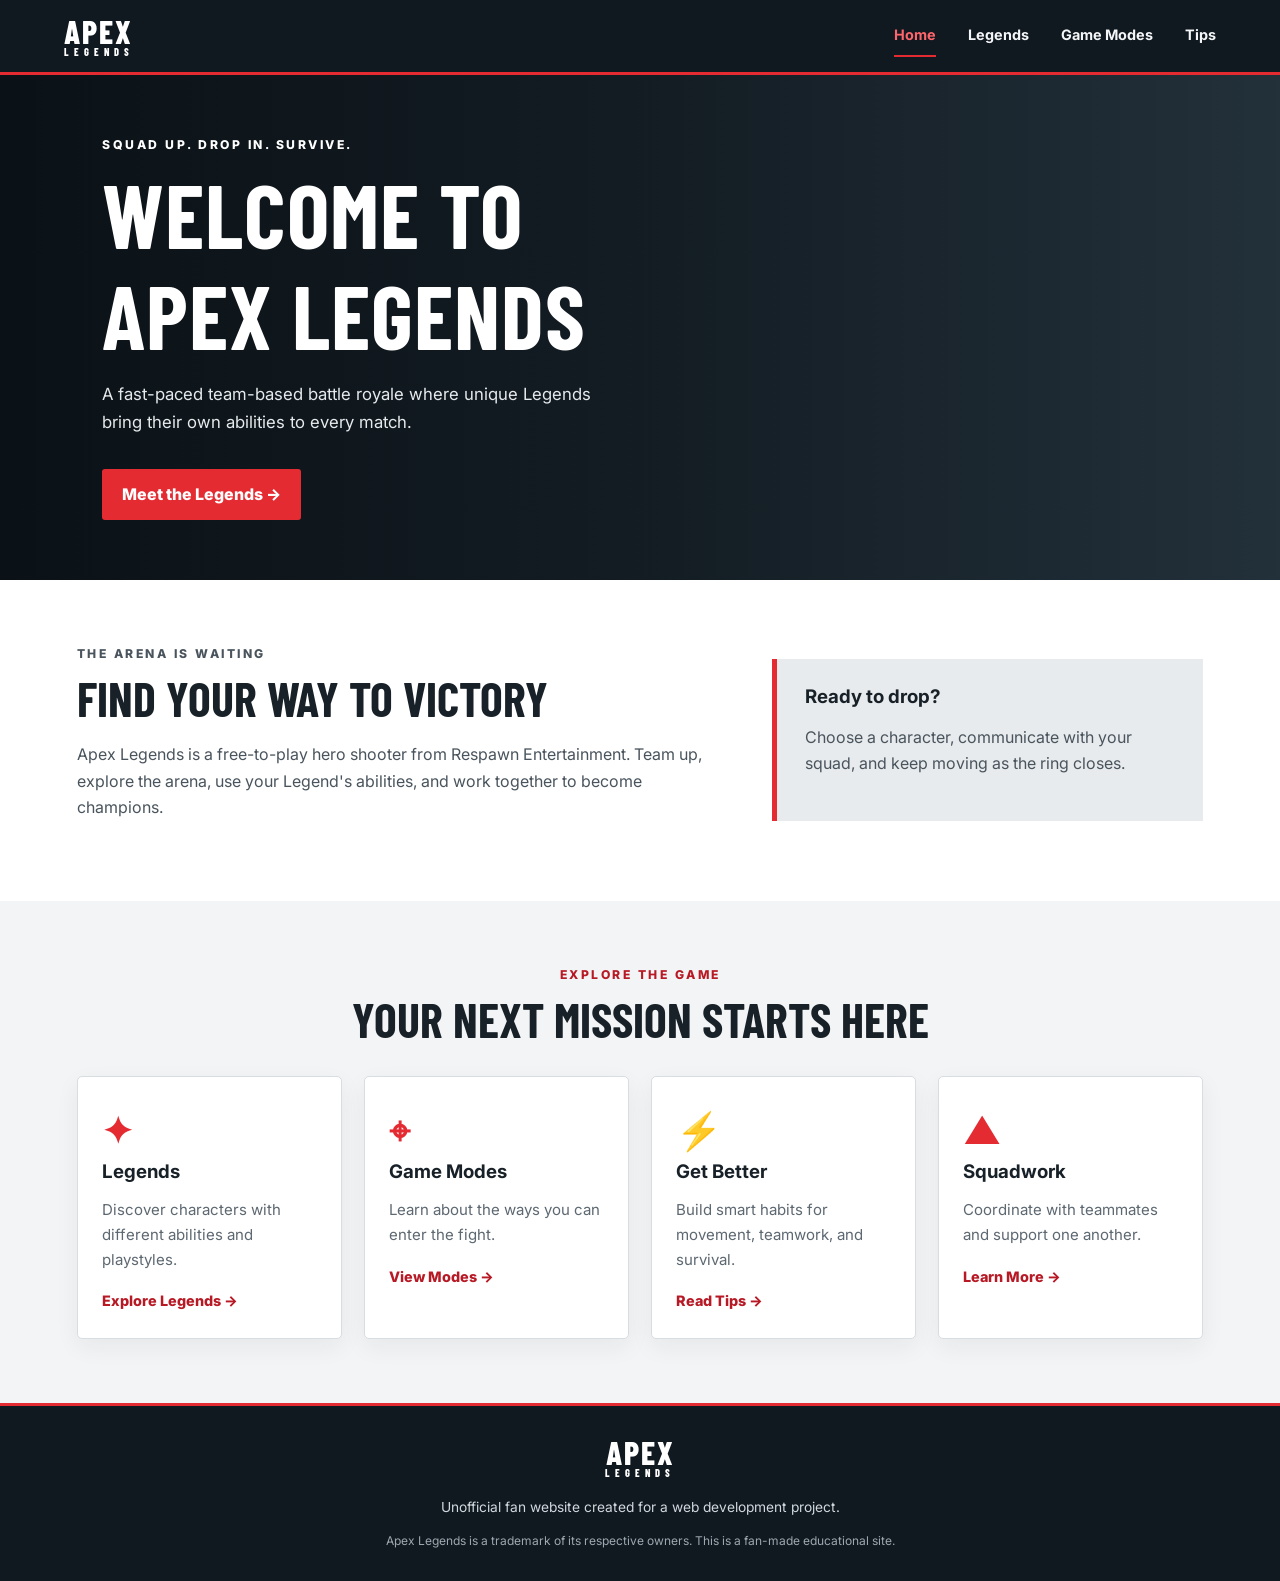
<file: index.html>
<!DOCTYPE html>
<html lang="en">
<head>
  <meta charset="UTF-8">
  <meta name="viewport" content="width=device-width, initial-scale=1.0">
  <title>Apex Legends Fan Site | Home</title>
  <link rel="stylesheet" href="styles.css">
</head>
<body>
  <header class="site-header">
    <a class="logo" href="index.html">APEX <span>LEGENDS</span></a>
    <nav aria-label="Main navigation">
      <a class="active" href="index.html">Home</a>
      <a href="legends.html">Legends</a>
      <a href="modes.html">Game Modes</a>
      <a href="tips.html">Tips</a>
    </nav>
  </header>

  <main>
    <section class="hero home-hero">
      <div class="hero-content">
        <p class="eyebrow">SQUAD UP. DROP IN. SURVIVE.</p>
        <h1>WELCOME TO<br>APEX LEGENDS</h1>
        <p>A fast-paced team-based battle royale where unique Legends bring their own abilities to every match.</p>
        <a class="button" href="legends.html">Meet the Legends <span aria-hidden="true">→</span></a>
      </div>
    </section>

    <section class="intro section">
      <div>
        <p class="eyebrow red-text">THE ARENA IS WAITING</p>
        <h2>Find your way to victory</h2>
        <p>Apex Legends is a free-to-play hero shooter from Respawn Entertainment. Team up, explore the arena, use your Legend's abilities, and work together to become champions.</p>
      </div>
      <div class="intro-panel">
        <h3>Ready to drop?</h3>
        <p>Choose a character, communicate with your squad, and keep moving as the ring closes.</p>
      </div>
    </section>

    <section class="section">
      <div class="section-heading">
        <p class="eyebrow red-text">EXPLORE THE GAME</p>
        <h2>Your next mission starts here</h2>
      </div>
      <div class="card-grid four">
        <article class="feature-card"><div class="feature-icon">✦</div><h3>Legends</h3><p>Discover characters with different abilities and playstyles.</p><a href="legends.html">Explore Legends →</a></article>
        <article class="feature-card"><div class="feature-icon">⌖</div><h3>Game Modes</h3><p>Learn about the ways you can enter the fight.</p><a href="modes.html">View Modes →</a></article>
        <article class="feature-card"><div class="feature-icon">⚡</div><h3>Get Better</h3><p>Build smart habits for movement, teamwork, and survival.</p><a href="tips.html">Read Tips →</a></article>
        <article class="feature-card"><div class="feature-icon">▲</div><h3>Squadwork</h3><p>Coordinate with teammates and support one another.</p><a href="tips.html">Learn More →</a></article>
      </div>
    </section>
  </main>

  <footer class="site-footer">
    <a class="logo" href="index.html">APEX <span>LEGENDS</span></a>
    <p>Unofficial fan website created for a web development project.</p>
    <p class="copyright">Apex Legends is a trademark of its respective owners. This is a fan-made educational site.</p>
  </footer>
</body>
</html>
</file>
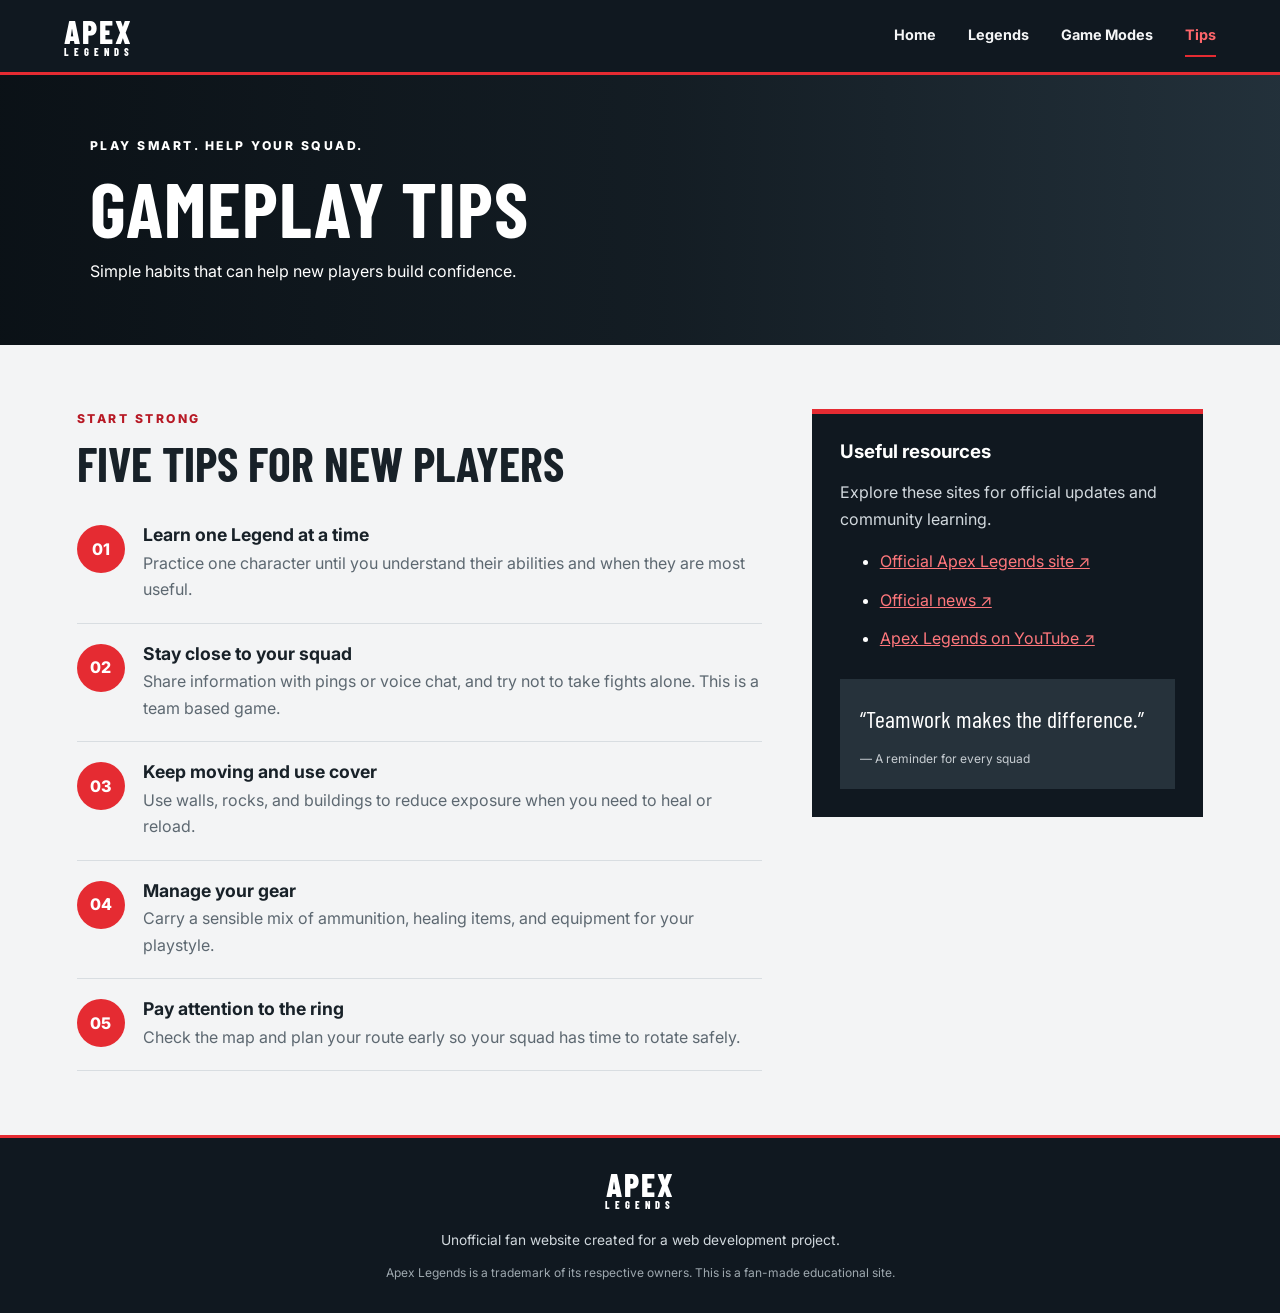
<file: tips.html>
<!DOCTYPE html>
<html lang="en">
<head>
  <meta charset="UTF-8">
  <meta name="viewport" content="width=device-width, initial-scale=1.0">
  <title>Apex Legends Fan Site | Tips</title>
  <link rel="stylesheet" href="styles.css">
</head>
<body>
  <header class="site-header">
    <a class="logo" href="index.html">APEX <span>LEGENDS</span></a>
    <nav aria-label="Main navigation">
      <a href="index.html">Home</a>
      <a href="legends.html">Legends</a>
      <a href="modes.html">Game Modes</a>
      <a class="active" href="tips.html">Tips</a>
    </nav>
  </header>
  <main>
    <section class="page-banner tips-banner">
      <p class="eyebrow">PLAY SMART. HELP YOUR SQUAD.</p>
      <h1>GAMEPLAY TIPS</h1>
      <p>Simple habits that can help new players build confidence.</p>
    </section>
    <section class="section tips-layout">
      <div>
        <p class="eyebrow red-text">START STRONG</p>
        <h2>Five tips for new players</h2>
        <article class="tip"><span>01</span><div><h3>Learn one Legend at a time</h3><p>Practice one character until you understand their abilities and when they are most useful.</p></div></article>
        <article class="tip"><span>02</span><div><h3>Stay close to your squad</h3><p>Share information with pings or voice chat, and try not to take fights alone. This is a team based game.</p></div></article>
        <article class="tip"><span>03</span><div><h3>Keep moving and use cover</h3><p>Use walls, rocks, and buildings to reduce exposure when you need to heal or reload.</p></div></article>
        <article class="tip"><span>04</span><div><h3>Manage your gear</h3><p>Carry a sensible mix of ammunition, healing items, and equipment for your playstyle.</p></div></article>
        <article class="tip"><span>05</span><div><h3>Pay attention to the ring</h3><p>Check the map and plan your route early so your squad has time to rotate safely.</p></div></article>
      </div>
      <aside class="resource-panel">
        <h3>Useful resources</h3>
        <p>Explore these sites for official updates and community learning.</p>
        <ul>
          <li><a href="https://www.ea.com/games/apex-legends" target="_blank" rel="noopener noreferrer">Official Apex Legends site ↗</a></li>
          <li><a href="https://www.ea.com/games/apex-legends/news" target="_blank" rel="noopener noreferrer">Official news ↗</a></li>
          <li><a href="https://www.youtube.com/@PlayApex" target="_blank" rel="noopener noreferrer">Apex Legends on YouTube ↗</a></li>
        </ul>
        <div class="quote">“Teamwork makes the difference.”<small>— A reminder for every squad</small></div>
      </aside>
    </section>
  </main>
  <footer class="site-footer"><a class="logo" href="index.html">APEX <span>LEGENDS</span></a><p>Unofficial fan website created for a web development project.</p><p class="copyright">Apex Legends is a trademark of its respective owners. This is a fan-made educational site.</p></footer>
</body>
</html>
</file>
<file: styles.css>
@import url('https://fonts.googleapis.com/css2?family=Barlow+Condensed:wght@500;600;700;800&family=Inter:wght@400;500;600;700&display=swap');

:root {
  --ink: #182128;
  --night: #101820;
  --panel: #202a33;
  --red: #e52b32;
  --red-dark: #b71925;
  --paper: #f3f4f5;
  --muted: #5d6871;
  --line: #d8dde1;
}

* { box-sizing: border-box; }
html { scroll-behavior: smooth; }
body {
  margin: 0;
  background: var(--paper);
  color: var(--ink);
  font-family: 'Inter', Arial, sans-serif;
  line-height: 1.65;
}
a { color: var(--red-dark); }
a:focus-visible { outline: 3px solid #ffb22e; outline-offset: 4px; }
.site-header {
  display: flex;
  align-items: center;
  justify-content: space-between;
  gap: 24px;
  padding: 15px clamp(20px, 5vw, 72px);
  background: var(--night);
  color: white;
  border-bottom: 3px solid var(--red);
}
.logo {
  color: white;
  font-family: 'Barlow Condensed', Impact, sans-serif;
  font-size: 2rem;
  font-weight: 800;
  letter-spacing: 2px;
  line-height: 1;
  text-decoration: none;
}
.logo span { display: block; font-size: .65rem; letter-spacing: 5px; }
nav { display: flex; flex-wrap: wrap; gap: clamp(12px, 2.5vw, 32px); }
nav a {
  padding: 8px 0;
  color: #f5f6f7;
  font-size: .9rem;
  font-weight: 700;
  text-decoration: none;
  border-bottom: 2px solid transparent;
}
nav a:hover, nav a.active { color: #ff666b; border-bottom-color: var(--red); }
.hero, .page-banner {
  position: relative;
  isolation: isolate;
  overflow: hidden;
  color: white;
  background-color: #293944;
  background-size: cover;
  background-position: center;
}
.hero::before, .page-banner::before {
  content: '';
  position: absolute;
  z-index: -1;
  inset: 0;
  background: linear-gradient(90deg, rgba(9, 15, 20, .94), rgba(9, 15, 20, .67) 52%, rgba(9, 15, 20, .2));
}
.home-hero {
  min-height: 440px;
  display: flex;
  align-items: center;
  padding: 60px clamp(24px, 8vw, 120px);
  background-image: url('https://images.unsplash.com/photo-1519608487953-e999c86e7455?auto=format&fit=crop&w=1800&q=85');
}
.hero-content { max-width: 640px; }
.eyebrow { margin: 0 0 8px; font-size: .76rem; font-weight: 800; letter-spacing: 2.5px; }
.red-text { color: var(--red-dark); }
h1, h2, h3 { line-height: 1.12; margin-top: 0; }
h1, h2, .page-banner h1 { font-family: 'Barlow Condensed', Impact, sans-serif; text-transform: uppercase; }
h1 { margin-bottom: 12px; font-size: clamp(3rem, 7vw, 5.7rem); letter-spacing: 1px; }
h2 { margin-bottom: 14px; font-size: clamp(2rem, 4vw, 3rem); }
h3 { margin-bottom: 8px; }
.hero-content > p:not(.eyebrow) { max-width: 510px; color: #e6eaed; font-size: 1.05rem; }
.button {
  display: inline-block;
  margin-top: 16px;
  padding: 12px 20px;
  border-radius: 3px;
  background: var(--red);
  color: white;
  font-weight: 800;
  text-decoration: none;
  transition: background .2s, transform .2s;
}
.button:hover { background: var(--red-dark); transform: translateY(-2px); }
.section { padding: 64px clamp(22px, 6vw, 88px); }
.intro { display: grid; grid-template-columns: 1.5fr 1fr; gap: 48px; align-items: center; background: white; }
.intro p { color: #49545d; }
.intro-panel { padding: 28px; background: #e8ebed; border-left: 5px solid var(--red); }
.section-heading { max-width: 720px; margin: 0 auto 30px; text-align: center; }
.section-heading > p:last-child { color: var(--muted); }
.card-grid { display: grid; grid-template-columns: repeat(3, minmax(0, 1fr)); gap: 22px; }
.card-grid.four { grid-template-columns: repeat(4, minmax(0, 1fr)); }
.feature-card, .legend-card, .mode-card {
  overflow: hidden;
  background: white;
  border: 1px solid var(--line);
  border-radius: 5px;
  box-shadow: 0 8px 24px rgba(19, 31, 40, .06);
}
.feature-card { padding: 24px; }
.feature-icon { color: var(--red); font-size: 2.3rem; font-weight: 800; }
.feature-card p, .card-body p { color: var(--muted); font-size: .94rem; }
.feature-card a { font-size: .9rem; font-weight: 800; text-decoration: none; }
.feature-card a:hover { text-decoration: underline; }
.page-banner { min-height: 270px; display: flex; flex-direction: column; justify-content: center; padding: 45px clamp(22px, 7vw, 100px); }
.page-banner h1 { margin: 0 0 8px; font-size: clamp(3rem, 6vw, 5rem); }
.page-banner p:last-child { margin: 0; }
.legends-banner { background-image: url('https://images.unsplash.com/photo-1511512578047-dfb367046420?auto=format&fit=crop&w=1800&q=85'); }
.modes-banner { background-image: url('https://images.unsplash.com/photo-1509198397868-475647b2a1e5?auto=format&fit=crop&w=1800&q=85'); }
.tips-banner { background-image: url('https://images.unsplash.com/photo-1542751371-adc38448a05e?auto=format&fit=crop&w=1800&q=85'); }
.legend-card img, .mode-card img { display: block; width: 100%; height: 190px; object-fit: cover; background: #293944; }
.card-body { padding: 20px; }
.card-body h3, .mode-card h3 { margin-bottom: 4px; font-size: 1.35rem; }
.tag { margin: 0 0 12px; color: var(--red-dark) !important; font-size: .78rem !important; font-weight: 800; text-transform: uppercase; letter-spacing: 1px; }
.mode-list { display: grid; gap: 24px; }
.mode-card { display: grid; grid-template-columns: minmax(240px, .9fr) 1.2fr; }
.mode-card img { height: 100%; min-height: 240px; }
.mode-card > div { padding: 26px; }
.mode-card p, .mode-card li { color: var(--muted); }
.note { margin: 28px 0 0; color: var(--muted); font-size: .9rem; }
.tips-layout { display: grid; grid-template-columns: 1.4fr .8fr; gap: 50px; }
.tip { display: flex; gap: 18px; padding: 20px 0; border-bottom: 1px solid var(--line); }
.tip > span { display: grid; flex: 0 0 48px; width: 48px; height: 48px; place-items: center; background: var(--red); color: white; font-weight: 800; border-radius: 50%; }
.tip h3 { margin: 0 0 5px; font-size: 1.1rem; }
.tip p { margin: 0; color: var(--muted); }
.resource-panel { align-self: start; padding: 28px; background: var(--night); color: white; border-top: 5px solid var(--red); }
.resource-panel p { color: #d2d9de; }
.resource-panel li { margin: 12px 0; }
.resource-panel a { color: #ff777c; }
.quote { margin-top: 28px; padding: 20px; background: #26323b; color: #fff; font-family: 'Barlow Condensed', sans-serif; font-size: 1.5rem; }
.quote small { display: block; margin-top: 10px; color: #c7cdd2; font-family: 'Inter', sans-serif; font-size: .75rem; }
.site-footer { padding: 30px 20px; background: var(--night); color: #d2d9de; text-align: center; border-top: 3px solid var(--red); }
.site-footer .logo { display: inline-block; }
.site-footer p { margin: 12px 0 0; font-size: .86rem; }
.site-footer .copyright { color: #9ea8af; font-size: .75rem; }

@media (max-width: 900px) {
  .card-grid.four { grid-template-columns: repeat(2, minmax(0, 1fr)); }
  .card-grid { grid-template-columns: repeat(2, minmax(0, 1fr)); }
  .intro, .tips-layout { grid-template-columns: 1fr; gap: 28px; }
}
@media (max-width: 620px) {
  .site-header { align-items: flex-start; flex-direction: column; gap: 14px; }
  nav { width: 100%; gap: 16px; }
  nav a { font-size: .82rem; }
  .home-hero { min-height: 400px; }
  .card-grid, .card-grid.four { grid-template-columns: 1fr; }
  .mode-card { grid-template-columns: 1fr; }
  .mode-card img { min-height: 180px; height: 180px; }
  .section { padding-top: 44px; padding-bottom: 44px; }
}
</file>
